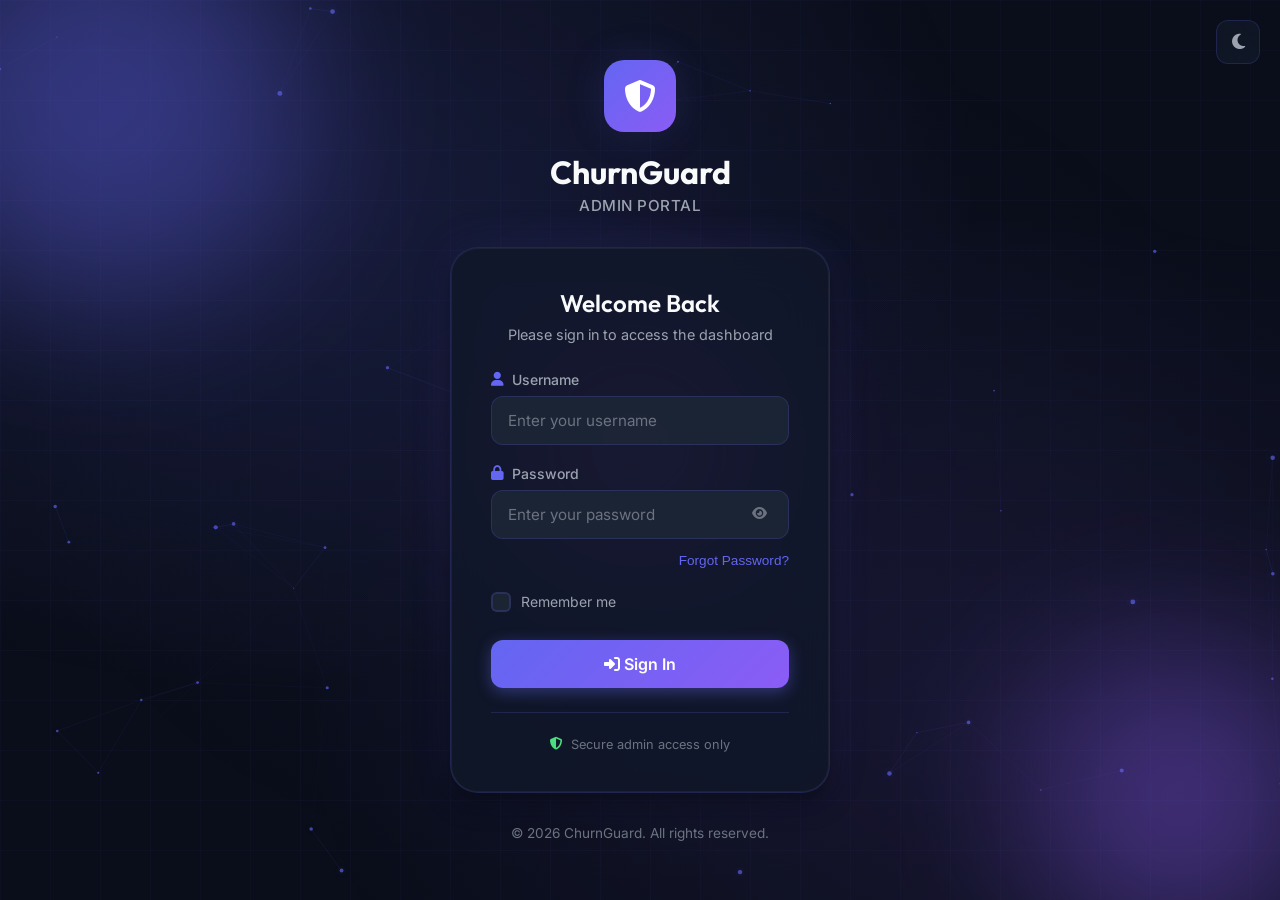
<file: templates/admin.html>
<!DOCTYPE html>
<html lang="en" data-theme="dark">

<head>
    <meta charset="UTF-8">
    <meta name="viewport" content="width=device-width, initial-scale=1.0">
    <title>Admin Login - ChurnGuard</title>
    <meta name="description" content="Secure admin login for ChurnGuard Dashboard">
    <link rel="preconnect" href="https://fonts.googleapis.com">
    <link rel="preconnect" href="https://fonts.gstatic.com" crossorigin>
    <link
        href="https://fonts.googleapis.com/css2?family=Inter:wght@300;400;500;600;700&family=Outfit:wght@500;600;700&display=swap"
        rel="stylesheet">
    <link rel="stylesheet" href="https://cdnjs.cloudflare.com/ajax/libs/font-awesome/6.5.1/css/all.min.css">
    <link rel="stylesheet" href="/static/css/admin.css">
</head>

<body>
    <!-- Background Effects -->
    <div class="bg-effects">
        <div class="bg-gradient"></div>
        <div class="bg-grid"></div>
        <div class="orb orb-1"></div>
        <div class="orb orb-2"></div>
        <div class="orb orb-3"></div>
        <canvas id="neuralMesh" class="neural-canvas"></canvas>
    </div>

    <!-- Theme Toggle -->
    <button class="theme-toggle" id="themeToggle" title="Toggle theme">
        <i class="fas fa-moon" id="themeIcon"></i>
    </button>

    <!-- Login Container -->
    <div class="login-container">
        <!-- Logo Section -->
        <div class="logo-section">
            <div class="logo-icon">
                <i class="fas fa-shield-halved"></i>
            </div>
            <h1 class="logo-title">ChurnGuard</h1>
            <p class="logo-subtitle">Admin Portal</p>
        </div>

        <!-- Login Card -->
        <div class="login-card">
            <div class="card-header" id="loginHeader">
                <h2>Welcome Back</h2>
                <p>Please sign in to access the dashboard</p>
            </div>

            <form id="loginForm" class="login-form">
                <!-- Username Field -->
                <div class="form-group">
                    <label for="username">
                        <i class="fas fa-user"></i>
                        Username
                    </label>
                    <div class="input-wrapper">
                        <input type="text" id="username" name="username" placeholder="Enter your username"
                            autocomplete="username" required>
                    </div>
                </div>

                <!-- Password Field -->
                <div class="form-group">
                    <label for="password">
                        <i class="fas fa-lock"></i>
                        Password
                    </label>
                    <div class="input-wrapper">
                        <input type="password" id="password" name="password" placeholder="Enter your password"
                            autocomplete="current-password" required>
                        <button type="button" class="password-toggle" id="passwordToggle" title="Show/Hide password">
                            <i class="fas fa-eye" id="passwordIcon"></i>
                        </button>
                    </div>
                </div>

                <!-- Forgot Password Link -->
                <div class="form-footer-links">
                    <button type="button" class="link-btn" id="forgotPasswordBtn">Forgot Password?</button>
                </div>

                <!-- Remember Me -->
                <div class="form-options">
                    <label class="checkbox-wrapper">
                        <input type="checkbox" id="rememberMe" name="remember_me">
                        <span class="checkmark"></span>
                        <span class="checkbox-label">Remember me</span>
                    </label>
                </div>

                <!-- Submit Button -->
                <button type="submit" class="login-btn" id="loginBtn">
                    <span class="btn-text">
                        <i class="fas fa-sign-in-alt"></i>
                        Sign In
                    </span>
                    <span class="btn-loader" style="display: none;">
                        <i class="fas fa-spinner fa-spin"></i>
                        Signing in...
                    </span>
                </button>
            </form>

            <!-- Forgot Password View (Hidden by default) -->
            <form id="forgotPasswordForm" class="login-form" style="display: none;">
                <div class="card-header">
                    <h2>Reset Password</h2>
                    <p>Enter your username and registered email</p>
                </div>

                <div class="form-group">
                    <label for="resetUsername">
                        <i class="fas fa-user"></i>
                        Username
                    </label>
                    <div class="input-wrapper">
                        <input type="text" id="resetUsername" name="username" placeholder="Enter username" required>
                    </div>
                </div>

                <div class="form-group">
                    <label for="resetEmail">
                        <i class="fas fa-envelope"></i>
                        Email Address
                    </label>
                    <div class="input-wrapper">
                        <input type="email" id="resetEmail" name="email" placeholder="Enter registered email" required>
                    </div>
                </div>

                <button type="submit" class="login-btn" id="sendResetBtn">
                    <span class="btn-text">
                        <i class="fas fa-paper-plane"></i>
                        Send Reset Link
                    </span>
                    <span class="btn-loader" style="display: none;">
                        <i class="fas fa-spinner fa-spin"></i>
                        Sending...
                    </span>
                </button>

                <div class="form-footer-links">
                    <button type="button" class="link-btn" id="backToLoginBtn">Back to Login</button>
                </div>
            </form>

            <!-- Error Message -->
            <div class="error-message" id="errorMessage" style="display: none;">
                <i class="fas fa-exclamation-circle"></i>
                <span id="errorText">Invalid credentials</span>
            </div>

            <!-- Security Notice -->
            <div class="security-notice">
                <i class="fas fa-shield-alt"></i>
                <span>Secure admin access only</span>
            </div>
        </div>

        <!-- Footer -->
        <div class="login-footer">
            <p>&copy; 2026 ChurnGuard. All rights reserved.</p>
        </div>
    </div>

    <!-- Toast Container -->
    <div class="toast-container" id="toastContainer"></div>

    <script src="/static/js/admin.js?v=7"></script>
</body>

</html>
</file>
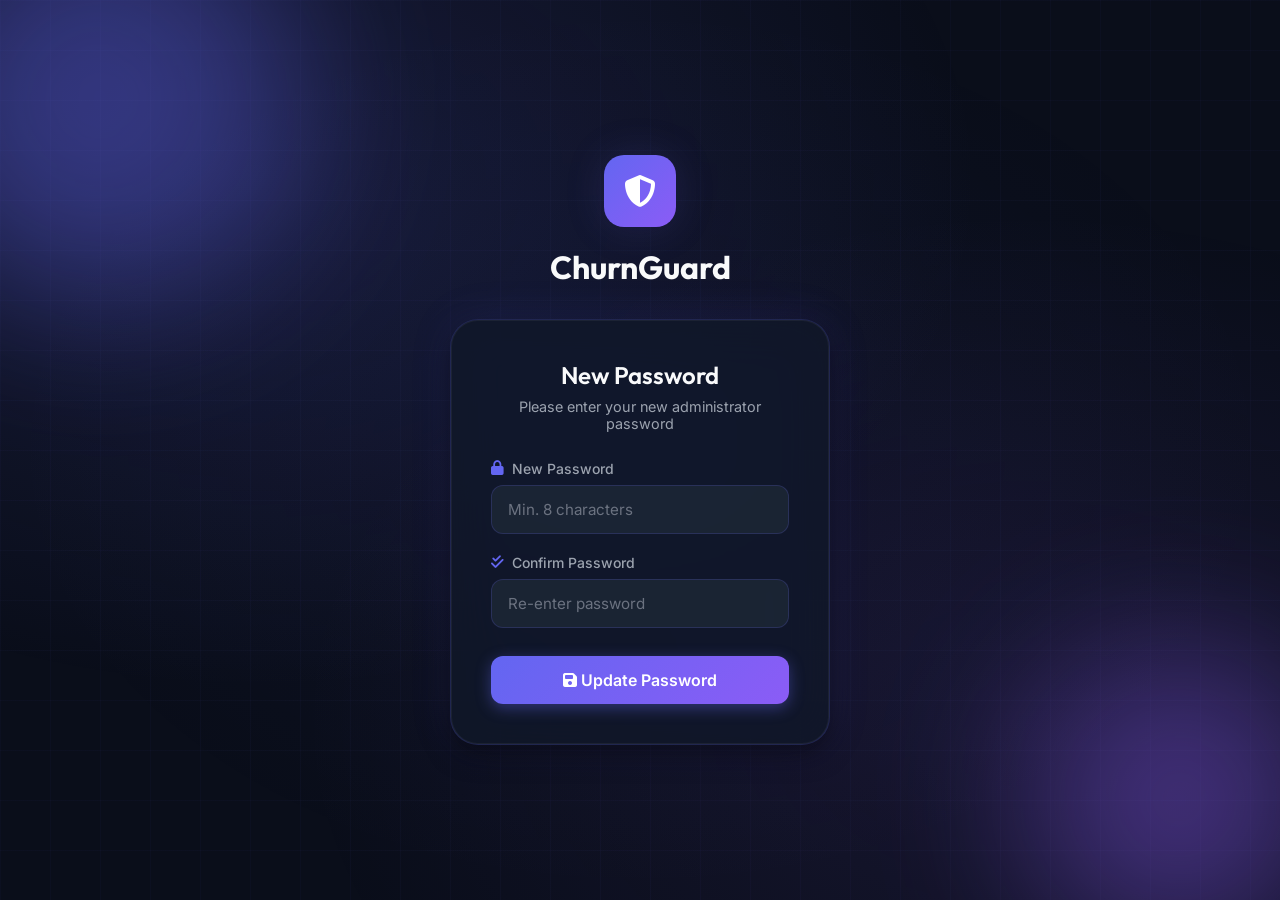
<file: templates/reset_password.html>
<!DOCTYPE html>
<html lang="en" data-theme="dark">
<head>
    <meta charset="UTF-8">
    <meta name="viewport" content="width=device-width, initial-scale=1.0">
    <title>Reset Password - ChurnGuard</title>
    <link rel="preconnect" href="https://fonts.googleapis.com">
    <link rel="preconnect" href="https://fonts.gstatic.com" crossorigin>
    <link href="https://fonts.googleapis.com/css2?family=Inter:wght@300;400;500;600;700&family=Outfit:wght@500;600;700&display=swap" rel="stylesheet">
    <link rel="stylesheet" href="https://cdnjs.cloudflare.com/ajax/libs/font-awesome/6.5.1/css/all.min.css">
    <link rel="stylesheet" href="/static/css/admin.css">
</head>
<body>
    <!-- Background Effects -->
    <div class="bg-effects">
        <div class="bg-gradient"></div>
        <div class="bg-grid"></div>
        <div class="orb orb-1"></div>
        <div class="orb orb-2"></div>
    </div>

    <div class="login-container">
        <div class="logo-section">
            <div class="logo-icon">
                <i class="fas fa-shield-halved"></i>
            </div>
            <h1 class="logo-title">ChurnGuard</h1>
        </div>

        <div class="login-card">
            <div class="card-header">
                <h2>New Password</h2>
                <p>Please enter your new administrator password</p>
            </div>

            <form id="resetPasswordForm" class="login-form">
                <input type="hidden" id="resetToken" value="{{ token }}">
                
                <div class="form-group">
                    <label for="newPassword">
                        <i class="fas fa-lock"></i>
                        New Password
                    </label>
                    <div class="input-wrapper">
                        <input 
                            type="password" 
                            id="newPassword" 
                            placeholder="Min. 8 characters"
                            required
                        >
                    </div>
                </div>

                <div class="form-group">
                    <label for="confirmPassword">
                        <i class="fas fa-check-double"></i>
                        Confirm Password
                    </label>
                    <div class="input-wrapper">
                        <input 
                            type="password" 
                            id="confirmPassword" 
                            placeholder="Re-enter password"
                            required
                        >
                    </div>
                </div>

                <button type="submit" class="login-btn" id="resetBtn">
                    <span class="btn-text">
                        <i class="fas fa-save"></i>
                        Update Password
                    </span>
                    <span class="btn-loader" style="display: none;">
                        <i class="fas fa-spinner fa-spin"></i>
                        Updating...
                    </span>
                </button>
            </form>

            <div class="error-message" id="errorMessage" style="display: none;">
                <i class="fas fa-exclamation-circle"></i>
                <span id="errorText"></span>
            </div>
        </div>
    </div>

    <div class="toast-container" id="toastContainer"></div>

    <script src="/static/js/reset_password.js"></script>
</body>
</html>
</file>
<file: static/css/admin.css>
/* ============================================
   ChurnGuard - Admin Login Styles
   ============================================ */

/* CSS Variables for theming */
:root {
    /* Dark theme (default) */
    --bg-primary: #0a0e1a;
    --bg-secondary: #111827;
    --bg-card: rgba(17, 24, 39, 0.85);
    --bg-input: rgba(31, 41, 55, 0.8);
    --bg-hover: rgba(55, 65, 81, 0.5);

    --text-primary: #f9fafb;
    --text-secondary: #9ca3af;
    --text-muted: #6b7280;

    --accent-primary: #6366f1;
    --accent-secondary: #8b5cf6;
    --accent-gradient: linear-gradient(135deg, #6366f1 0%, #8b5cf6 100%);

    --border-color: rgba(99, 102, 241, 0.2);
    --border-focus: rgba(99, 102, 241, 0.5);

    --shadow-sm: 0 1px 2px rgba(0, 0, 0, 0.3);
    --shadow-md: 0 4px 6px rgba(0, 0, 0, 0.4);
    --shadow-lg: 0 10px 25px rgba(0, 0, 0, 0.5);
    --shadow-glow: 0 0 40px rgba(99, 102, 241, 0.15);

    --error-bg: rgba(239, 68, 68, 0.1);
    --error-border: rgba(239, 68, 68, 0.3);
    --error-text: #f87171;

    --success-bg: rgba(34, 197, 94, 0.1);
    --success-border: rgba(34, 197, 94, 0.3);
    --success-text: #4ade80;

    /* Advanced Mesh Variables */
    --mesh-node: rgba(99, 102, 241, 0.8);
    --mesh-line: rgba(99, 102, 241, 0.2);
    --mesh-glow: rgba(99, 102, 241, 0.4);
}

/* Light theme */
[data-theme="light"] {
    --bg-primary: #f8fafc;
    --bg-secondary: #f1f5f9;
    --bg-card: rgba(255, 255, 255, 0.95);
    --bg-input: rgba(241, 245, 249, 0.9);
    --bg-hover: rgba(226, 232, 240, 0.6);

    --text-primary: #1e293b;
    --text-secondary: #64748b;
    --text-muted: #94a3b8;

    --accent-primary: #4f46e5;
    --accent-secondary: #7c3aed;
    --accent-gradient: linear-gradient(135deg, #4f46e5 0%, #7c3aed 100%);

    --border-color: rgba(99, 102, 241, 0.25);
    --border-focus: rgba(99, 102, 241, 0.6);

    --shadow-sm: 0 1px 2px rgba(0, 0, 0, 0.08);
    --shadow-md: 0 4px 6px rgba(0, 0, 0, 0.1);
    --shadow-lg: 0 10px 25px rgba(0, 0, 0, 0.15);
    --shadow-glow: 0 0 40px rgba(99, 102, 241, 0.2);

    --error-bg: rgba(239, 68, 68, 0.08);
    --error-border: rgba(239, 68, 68, 0.25);
    --error-text: #dc2626;

    --success-bg: rgba(34, 197, 94, 0.08);
    --success-border: rgba(34, 197, 94, 0.25);
    --success-text: #16a34a;

    /* Advanced Mesh Variables */
    --mesh-node: rgba(79, 70, 229, 0.6);
    --mesh-line: rgba(79, 70, 229, 0.15);
    --mesh-glow: rgba(79, 70, 229, 0.2);
}

/* Reset & Base */
* {
    margin: 0;
    padding: 0;
    box-sizing: border-box;
}

html {
    font-size: 16px;
    scroll-behavior: smooth;
}

body {
    font-family: 'Inter', -apple-system, BlinkMacSystemFont, sans-serif;
    background: var(--bg-primary);
    color: var(--text-primary);
    min-height: 100vh;
    display: flex;
    align-items: center;
    justify-content: center;
    overflow-x: hidden;
    transition: background 0.3s ease, color 0.3s ease;
}

/* Background Effects */
.bg-effects {
    position: fixed;
    inset: 0;
    overflow: hidden;
    pointer-events: none;
    z-index: 0;
}

.bg-gradient {
    position: absolute;
    inset: 0;
    background:
        radial-gradient(ellipse at 20% 20%, rgba(99, 102, 241, 0.15) 0%, transparent 50%),
        radial-gradient(ellipse at 80% 80%, rgba(139, 92, 246, 0.1) 0%, transparent 50%),
        radial-gradient(ellipse at 50% 50%, rgba(99, 102, 241, 0.05) 0%, transparent 70%);
}

.bg-grid {
    position: absolute;
    inset: 0;
    background-image:
        linear-gradient(rgba(99, 102, 241, 0.03) 1px, transparent 1px),
        linear-gradient(90deg, rgba(99, 102, 241, 0.03) 1px, transparent 1px);
    background-size: 50px 50px;
}

.orb {
    position: absolute;
    border-radius: 50%;
    filter: blur(80px);
    opacity: 0.4;
    animation: float 20s ease-in-out infinite;
}

.orb-1 {
    width: 400px;
    height: 400px;
    background: var(--accent-primary);
    top: -100px;
    left: -100px;
    animation-delay: 0s;
}

.orb-2 {
    width: 300px;
    height: 300px;
    background: var(--accent-secondary);
    bottom: -50px;
    right: -50px;
    animation-delay: -7s;
}

.orb-3 {
    width: 200px;
    height: 200px;
    background: linear-gradient(135deg, #ec4899, #8b5cf6);
    top: 50%;
    left: 50%;
    transform: translate(-50%, -50%);
    animation-delay: -14s;
}

@keyframes float {

    0%,
    100% {
        transform: translate(0, 0) scale(1);
    }

    25% {
        transform: translate(30px, -30px) scale(1.05);
    }

    50% {
        transform: translate(-20px, 20px) scale(0.95);
    }

    75% {
        transform: translate(20px, 30px) scale(1.02);
    }
}

/* Neural Network Canvas */
.neural-canvas {
    position: absolute;
    top: 0;
    left: 0;
    width: 100%;
    height: 100%;
    z-index: 1;
    pointer-events: none;
    opacity: 0.8;
    transition: opacity 0.8s ease;
}

.neural-canvas.dimmed {
    opacity: 0.3;
}

/* Theme Toggle */
.theme-toggle {
    position: fixed;
    top: 20px;
    right: 20px;
    width: 44px;
    height: 44px;
    border-radius: 12px;
    border: 1px solid var(--border-color);
    background: var(--bg-card);
    color: var(--text-secondary);
    cursor: pointer;
    display: flex;
    align-items: center;
    justify-content: center;
    font-size: 1.1rem;
    transition: all 0.3s ease;
    z-index: 100;
    backdrop-filter: blur(10px);
}

.theme-toggle:hover {
    background: var(--bg-hover);
    color: var(--accent-primary);
    border-color: var(--border-focus);
    transform: translateY(-2px);
}

/* Login Container */
.login-container {
    position: relative;
    z-index: 1;
    width: 100%;
    max-width: 420px;
    padding: 20px;
    animation: fadeInUp 0.6s ease;
}

@keyframes fadeInUp {
    from {
        opacity: 0;
        transform: translateY(30px);
    }

    to {
        opacity: 1;
        transform: translateY(0);
    }
}

/* Logo Section */
.logo-section {
    text-align: center;
    margin-bottom: 32px;
}

.logo-icon {
    width: 72px;
    height: 72px;
    margin: 0 auto 20px;
    background: var(--accent-gradient);
    border-radius: 20px;
    display: flex;
    align-items: center;
    justify-content: center;
    font-size: 32px;
    color: white;
    box-shadow: var(--shadow-glow);
    animation: pulse 2s ease-in-out infinite;
}

@keyframes pulse {

    0%,
    100% {
        box-shadow: 0 0 20px rgba(99, 102, 241, 0.4);
    }

    50% {
        box-shadow: 0 0 40px rgba(99, 102, 241, 0.6);
    }
}

.logo-title {
    font-family: 'Outfit', sans-serif;
    font-size: 2rem;
    font-weight: 700;
    color: var(--text-primary);
    margin-bottom: 4px;
}

.logo-title span {
    background: var(--accent-gradient);
    -webkit-background-clip: text;
    -webkit-text-fill-color: transparent;
    background-clip: text;
}

.logo-subtitle {
    font-size: 0.95rem;
    color: var(--text-secondary);
    font-weight: 500;
    letter-spacing: 0.5px;
    text-transform: uppercase;
}

/* Login Card */
.login-card {
    background: var(--bg-card);
    border: 1px solid var(--border-color);
    border-radius: 28px;
    padding: 40px;
    backdrop-filter: blur(25px) saturate(180%);
    -webkit-backdrop-filter: blur(25px) saturate(180%);
    box-shadow: 
        var(--shadow-lg), 
        var(--shadow-glow),
        inset 0 0 0 1px rgba(255, 255, 255, 0.05);
    transition: all 0.4s cubic-bezier(0.165, 0.84, 0.44, 1);
}

[data-theme="light"] .login-card {
    box-shadow: 
        var(--shadow-lg), 
        var(--shadow-glow),
        inset 0 0 0 1px rgba(255, 255, 255, 0.4);
}

.login-card:hover {
    transform: translateY(-5px);
    border-color: var(--border-focus);
    box-shadow: 
        0 20px 40px rgba(0, 0, 0, 0.4),
        0 0 60px rgba(99, 102, 241, 0.2);
}

.card-header {
    text-align: center;
    margin-bottom: 28px;
}

.card-header h2 {
    font-family: 'Outfit', sans-serif;
    font-size: 1.5rem;
    font-weight: 600;
    color: var(--text-primary);
    margin-bottom: 8px;
}

.card-header p {
    font-size: 0.9rem;
    color: var(--text-secondary);
}

/* Form Styles */
.login-form {
    display: flex;
    flex-direction: column;
    gap: 20px;
}

.form-group {
    display: flex;
    flex-direction: column;
    gap: 8px;
}

.form-group label {
    display: flex;
    align-items: center;
    gap: 8px;
    font-size: 0.875rem;
    font-weight: 500;
    color: var(--text-secondary);
}

.form-group label i {
    color: var(--accent-primary);
    font-size: 0.9rem;
}

.input-wrapper {
    position: relative;
    display: flex;
    align-items: center;
}

.input-wrapper input {
    width: 100%;
    padding: 14px 16px;
    padding-right: 48px;
    background: var(--bg-input);
    border: 1px solid var(--border-color);
    border-radius: 12px;
    color: var(--text-primary);
    font-size: 0.95rem;
    font-family: inherit;
    transition: all 0.3s ease;
}

.input-wrapper input::placeholder {
    color: var(--text-muted);
}

.input-wrapper input:focus {
    outline: none;
    border-color: var(--border-focus);
    background: var(--bg-hover);
    box-shadow: 0 0 0 3px rgba(99, 102, 241, 0.1);
}

.password-toggle {
    position: absolute;
    right: 12px;
    top: 50%;
    transform: translateY(-50%);
    width: 36px;
    height: 36px;
    border: none;
    background: transparent;
    color: var(--text-muted);
    cursor: pointer;
    display: flex;
    align-items: center;
    justify-content: center;
    border-radius: 8px;
    transition: all 0.2s ease;
}

.password-toggle:hover {
    background: var(--bg-hover);
    color: var(--accent-primary);
}

.password-toggle:focus {
    outline: none;
    box-shadow: 0 0 0 2px var(--border-focus);
}

/* Footer Links */
.form-footer-links {
    display: flex;
    justify-content: flex-end;
    margin-top: -10px;
}

.link-btn {
    background: none;
    border: none;
    color: var(--accent-primary);
    font-size: 0.85rem;
    font-weight: 500;
    cursor: pointer;
    padding: 4px 0;
    transition: all 0.2s ease;
    text-decoration: none;
}

.link-btn:hover {
    color: var(--accent-secondary);
    text-decoration: underline;
}

/* Form Options */
.form-options {
    display: flex;
    align-items: center;
    justify-content: flex-start;
}

.checkbox-wrapper {
    display: flex;
    align-items: center;
    gap: 10px;
    cursor: pointer;
    user-select: none;
}

.checkbox-wrapper input {
    display: none;
}

.checkmark {
    width: 20px;
    height: 20px;
    border: 2px solid var(--border-color);
    border-radius: 6px;
    display: flex;
    align-items: center;
    justify-content: center;
    transition: all 0.2s ease;
    background: var(--bg-input);
}

.checkmark::after {
    content: '\f00c';
    font-family: 'Font Awesome 6 Free';
    font-weight: 900;
    font-size: 11px;
    color: white;
    opacity: 0;
    transform: scale(0);
    transition: all 0.2s ease;
}

.checkbox-wrapper input:checked+.checkmark {
    background: var(--accent-primary);
    border-color: var(--accent-primary);
}

.checkbox-wrapper input:checked+.checkmark::after {
    opacity: 1;
    transform: scale(1);
}

.checkbox-label {
    font-size: 0.875rem;
    color: var(--text-secondary);
    transition: color 0.2s ease;
}

.checkbox-wrapper:hover .checkbox-label {
    color: var(--text-primary);
}

/* Login Button */
.login-btn {
    width: 100%;
    padding: 14px 24px;
    background: var(--accent-gradient);
    border: none;
    border-radius: 12px;
    color: white;
    font-size: 1rem;
    font-weight: 600;
    font-family: inherit;
    cursor: pointer;
    display: flex;
    align-items: center;
    justify-content: center;
    gap: 10px;
    transition: all 0.3s ease;
    box-shadow: 0 4px 15px rgba(99, 102, 241, 0.4);
    margin-top: 8px;
}

.login-btn:hover {
    transform: translateY(-2px);
    box-shadow: 0 6px 20px rgba(99, 102, 241, 0.5);
}

.login-btn:active {
    transform: translateY(0);
}

.login-btn:disabled {
    opacity: 0.5;
    cursor: not-allowed;
    transform: none;
    background: var(--text-muted);
    box-shadow: none;
}

/* Error Message */
.error-message {
    display: none;
    align-items: center;
    gap: 10px;
    padding: 14px 16px;
    background: var(--error-bg);
    border: 1px solid var(--error-border);
    border-radius: 12px;
    color: var(--error-text);
    font-size: 0.9rem;
    margin-top: 16px;
}

.error-message.show {
    display: flex;
    animation: shake 0.5s ease;
}

.error-message i {
    font-size: 1.1rem;
}

@keyframes shake {

    0%,
    100% {
        transform: translateX(0);
    }

    25% {
        transform: translateX(-5px);
    }

    75% {
        transform: translateX(5px);
    }
}

/* Security Notice */
.security-notice {
    display: flex;
    align-items: center;
    justify-content: center;
    gap: 8px;
    margin-top: 24px;
    padding-top: 24px;
    border-top: 1px solid var(--border-color);
    color: var(--text-muted);
    font-size: 0.8rem;
}

.security-notice i {
    color: var(--success-text);
}

/* Footer */
.login-footer {
    text-align: center;
    margin-top: 32px;
    color: var(--text-muted);
    font-size: 0.85rem;
}

/* Toast Container */
.toast-container {
    position: fixed;
    top: 20px;
    left: 50%;
    transform: translateX(-50%);
    z-index: 1000;
    display: flex;
    flex-direction: column;
    gap: 10px;
    pointer-events: none;
}

.toast {
    background: var(--bg-card);
    border: 1px solid var(--border-color);
    border-radius: 12px;
    padding: 14px 20px;
    display: flex;
    align-items: center;
    gap: 12px;
    box-shadow: var(--shadow-lg);
    animation: slideDown 0.3s ease;
    pointer-events: auto;
    backdrop-filter: blur(10px);
}

.toast.success {
    border-color: var(--success-border);
}

.toast.error {
    border-color: var(--error-border);
}

.toast i {
    font-size: 1.2rem;
}

.toast.success i {
    color: var(--success-text);
}

.toast.error i {
    color: var(--error-text);
}

@keyframes slideDown {
    from {
        opacity: 0;
        transform: translateY(-20px);
    }

    to {
        opacity: 1;
        transform: translateY(0);
    }
}

/* Responsive */
@media (max-width: 480px) {
    .login-container {
        padding: 16px;
    }

    .login-card {
        padding: 24px;
        border-radius: 20px;
    }

    .logo-icon {
        width: 60px;
        height: 60px;
        font-size: 26px;
    }

    .logo-title {
        font-size: 1.75rem;
    }

    .theme-toggle {
        top: 16px;
        right: 16px;
        width: 40px;
        height: 40px;
    }
}

/* Loading State */
.login-btn.loading {
    pointer-events: none;
}

.login-btn.loading .btn-text {
    display: none;
}

.login-btn.loading .btn-loader {
    display: flex !important;
    align-items: center;
    gap: 10px;
}
</file>
